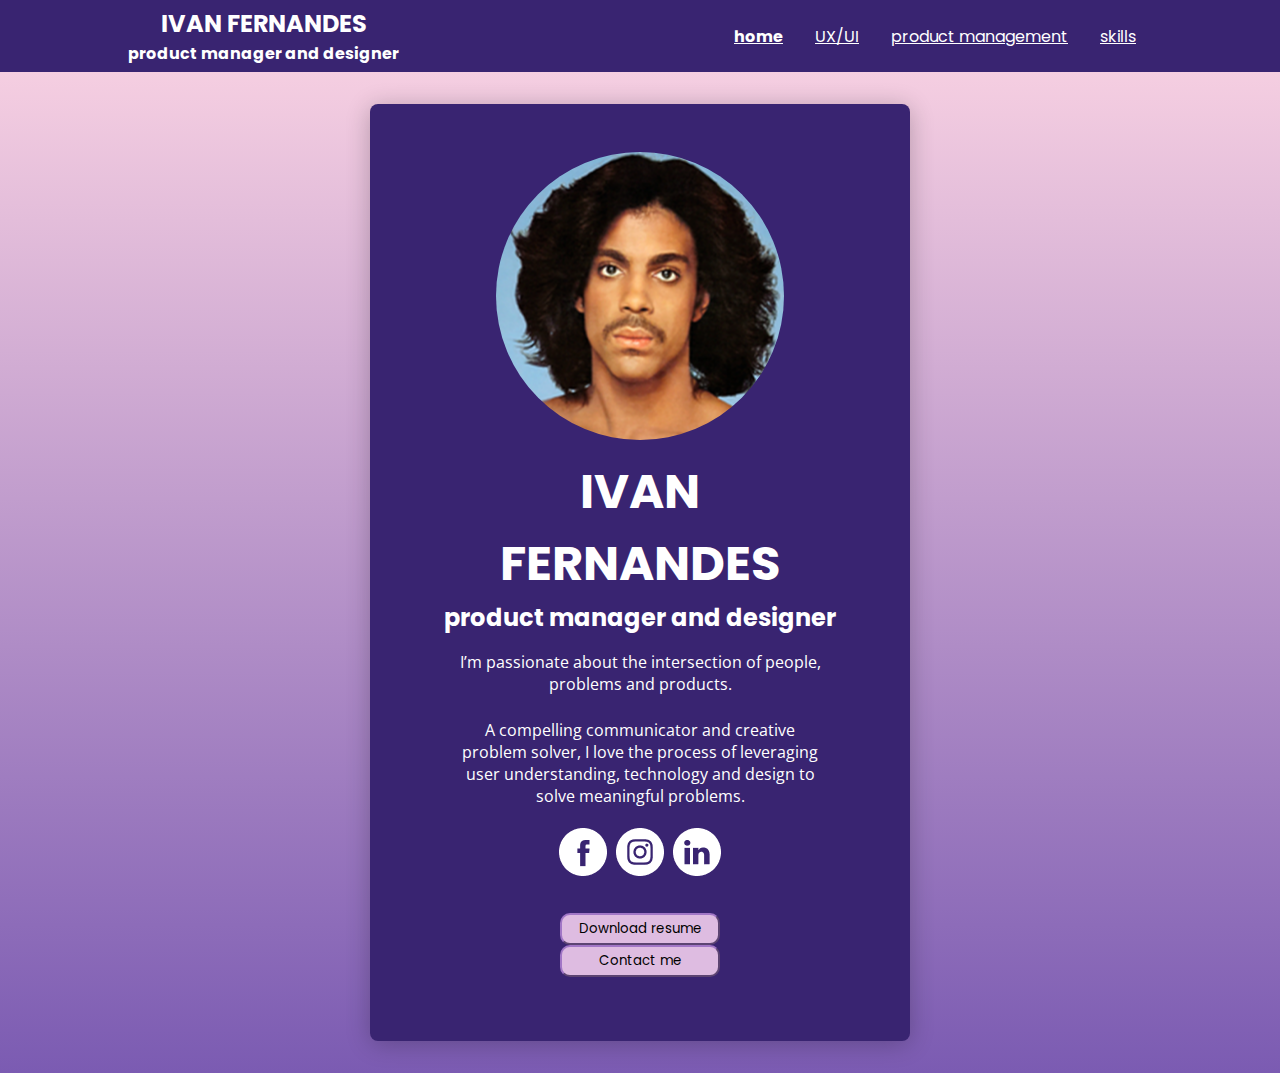
<file: index.html>
<!DOCTYPE html>
<html>
<head>
    <title>my portfolio</title>
    <link rel="stylesheet" type="text/CSS" href="CSS/style.css">
    <link href="https://fonts.googleapis.com/css2?family=Poppins&display=swap" rel="stylesheet">
    <link href="https://fonts.googleapis.com/css2?family=Open+Sans&display=swap" rel="stylesheet">
</head>
<body>
<nav>
    <div class="navheadertext">
        <h1>IVAN FERNANDES</h1>
        <h2>product manager and designer</h2>
    </div>
    <div class="navBarRight">
            <a class="menuButton active" href="index.html">home</a>
            <a class="menuButton default" href="UX_UI.html">UX/UI</a>
            <a class="menuButton default" href="#">product management</a>
            <a class="menuButton default" href="skills.html">skills</a>
    </div>
    <div class="burger">
        <pre>|||</pre>
      </div>
</nav>
<section>
<main>
    <div class="pic"></div>
    <div class="headertext">
        <h1>IVAN FERNANDES</h1>
        <h3>product manager and designer</h3>
    </div>
    <div class="blurb">
        <p>I’m passionate about the intersection of people, problems and products. 
        </p>
        <p>A compelling communicator and creative problem solver, I love the process of leveraging user understanding, technology and design to solve meaningful problems.
        </p>
    </div>
    <div class="socialicons">
        <div class="facebook">
            <a href="www.facebook.com"></a>
        </div>
        <div class="instagram">
            <a href="www.instagram.com"></a>
        </div>
        <div class="linkedin">
            <a href="www.linkedin.com"></a>
        </div>
    </div>
    <div class="overviewbuttons">
        <button>Download resume</button>
        <button>Contact me</button>
    </div>
</main>
</section>
  
</body>   
</html>
</file>
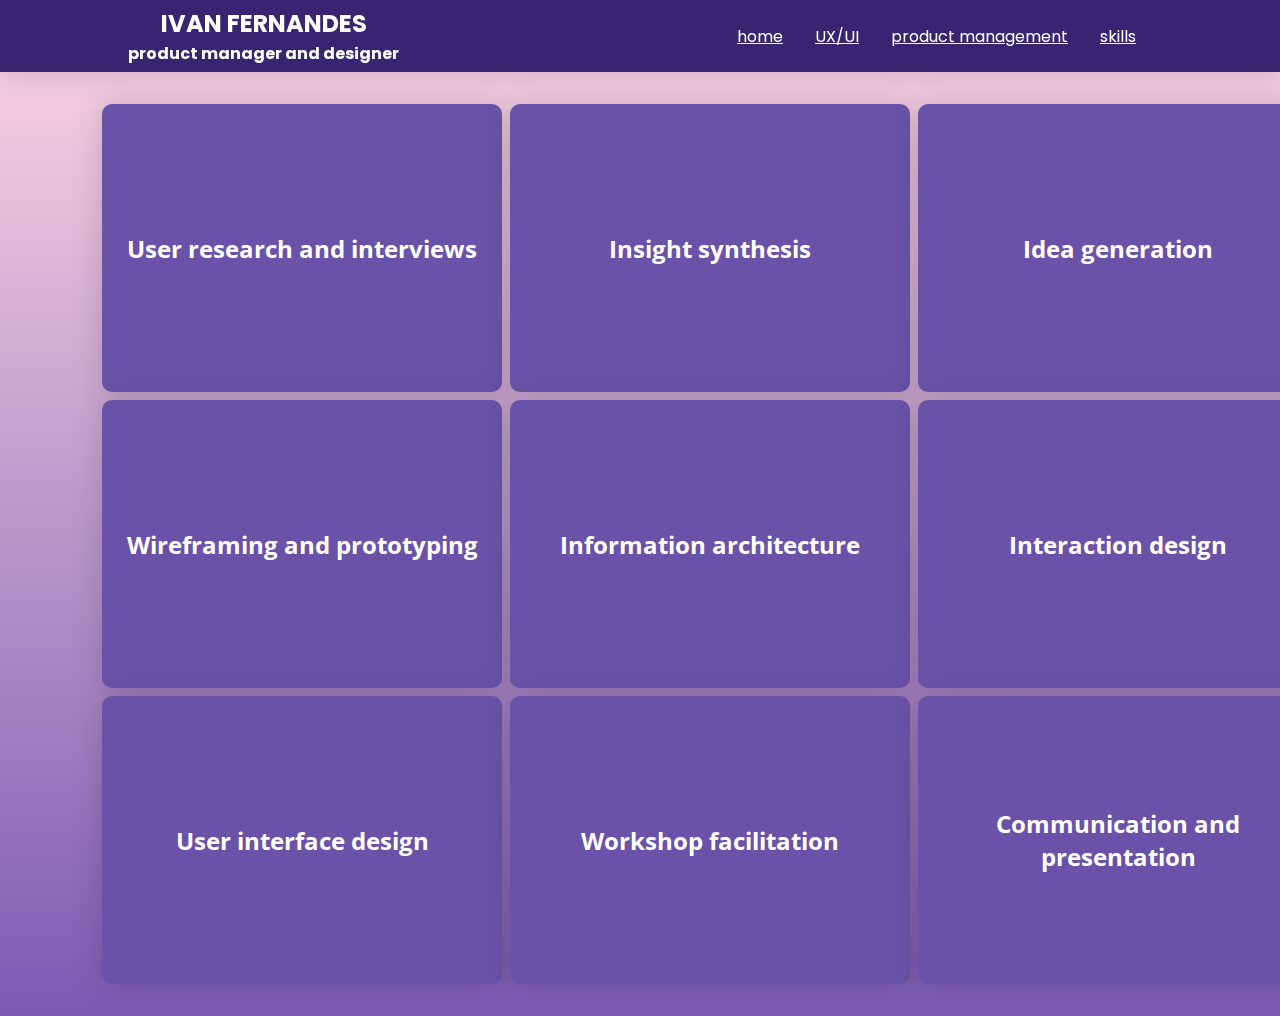
<file: skills.html>
<!DOCTYPE html>
<html>
<head>
    <title>my portfolio</title>
    <link rel="stylesheet" type="text/CSS" href="CSS/skills.css">
    <link href="https://fonts.googleapis.com/css2?family=Poppins&display=swap" rel="stylesheet">
    <link href="https://fonts.googleapis.com/css2?family=Open+Sans&display=swap" rel="stylesheet">
</head>
<body>
<nav>
    <div class="navheadertext">
        <h1>IVAN FERNANDES</h1>
        <h2>product manager and designer</h2>
    </div>
    <div class="navBarRight">
            <a class="active" href="index.html">home</a>
            <a class="default" href="UX_UI.html">UX/UI</a>
            <a class="default" href="#">product management</a>
            <a class="default" href="skills.html">skills</a>
    </div>
    <div class="burger">
        <pre>|||</pre>
      </div>
</nav>
<section>
<main>
    <div class="designworkexamples">
        <div class ="examplecard">
            <h4 class="heading">User research and interviews</h4>
            <p>Paragraph that provides a topline overview of skill, with a coupld of relevant examples. In future, this would be hyperlinked to a more detailed page</p>
        </div>
        <div class ="examplecard">
           <h4 class="heading">Insight synthesis</h4>
           <p>Paragraph that provides a topline overview of skill, with a coupld of relevant examples. In future, this would be hyperlinked to a more detailed page</p>
       </div>
       <div class ="examplecard">
           <h4 class="heading">Idea generation</h4>
           <p>Paragraph that provides a topline overview of skill, with a coupld of relevant examples. In future, this would be hyperlinked to a more detailed page</p>
       </div>
       <div class ="examplecard">
           <h4 class="heading">Wireframing and prototyping</h4>
           <p>Paragraph that provides a topline overview of skill, with a coupld of relevant examples. In future, this would be hyperlinked to a more detailed page</p>
       </div>
       <div class ="examplecard">
           <h4 class="heading">Information architecture</h4>
           <p>Paragraph that provides a topline overview of skill, with a coupld of relevant examples. In future, this would be hyperlinked to a more detailed page</p>
       </div>
       <div class ="examplecard">
           <h4 class="heading">Interaction design</h4>
           <p>Paragraph that provides a topline overview of skill, with a coupld of relevant examples. In future, this would be hyperlinked to a more detailed page</p>
       </div>
       <div class ="examplecard">
           <h4 class="heading">User interface design</h4>
           <p>Paragraph that provides a topline overview of skill, with a coupld of relevant examples. In future, this would be hyperlinked to a more detailed page</p>
       </div>
       <div class ="examplecard">
           <h4 class="heading">Workshop facilitation</h4>
           <p>Paragraph that provides a topline overview of skill, with a coupld of relevant examples. In future, this would be hyperlinked to a more detailed page</p>
       </div>
       <div class ="examplecard">
           <h4 class="heading">Communication and presentation</h4>
           <p>Paragraph that provides a topline overview of skill, with a coupld of relevant examples. In future, this would be hyperlinked to a more detailed page</p>
       </div>
    </div>
</main>
</section>
  
</body>   
</html>
</file>
<file: CSS/style.css>
* {
    box-sizing: border-box;
    margin: 0;
    padding: 0;
    font-family: 'poppins';
    transition: 300ms;
  }
  html, body {
    width: 100%;
    height: 100%;
  }
  nav {
    height: 72px;
    background-color: rgb(57,36,113);
    display: flex;
    justify-content: space-between;
    padding: 0 10vw;
    position: sticky;
    top:0;
  }  
nav > *{
    display: flex;
    justify-content: center;
    align-items: center;
}
  .navheadertext{
    display: flex;
    flex-direction: column;
}
.navheadertext h1{
        font-family:'Poppins', sans-serif;
        color:white;
        font-size: 1.5rem;
        font-weight: bold;
        text-align: center;
    }
.navheadertext h2{
        font-family:'Poppins', sans-serif;
        color:white;
        font-size: 1rem;
        font-weight: bold;
        text-align: center;
    }
.navBarRight a{
        color:white;
        display: flex;
        flex-direction: row;
        padding:1rem;
        font-family: 'Poppins', sans-serif;
    }
a:hover{
        color:black;
        background-color: rgb(222,188,225);
        border-color: rgb(161,118,198);
        padding:0.5rem;
}
.burger {
        aspect-ratio: 1 / 1;
        transform: rotate(90deg);
        display:none;
        font-weight: bolder;
        color: white;
      }
nav .navBarRight .active{
    font-weight: bolder;
    border: rgb(57,36,113);
    border-width: 0.5rem;
}
  section {
    display: flex;
    justify-content: center;
    min-height: 100%;
    width: 100%;
    padding: 2rem 8vw;
    background-image: linear-gradient(rgb(245,206,225),rgb(123,91,178));
  }
  main {
    display:flex;
    flex-direction: column;
    align-items: center;
    justify-content: space-around;
    height: 80%;
    width: 60vh;
    background-color: rgb(57,36,113);
    border-radius: .5rem;
    box-shadow: 0 3px 24px rgba(0,0,0,.24);
    padding:2rem 8vh;
  }
  main .pic{
    aspect-ratio: 1/1;
    border-radius: 50%;
    background: url("../Images/headshot.png");
    background-position: 30% 50%;
    width:18rem;
    height:18rem;
    min-width: 18rem;
    margin:1rem;
}
main .headertext{
    padding:0;
}
main .headertext h1{
    font-family:'Poppins', sans-serif;
    color:white;
    font-size: 3rem;
    font-weight: bold;
    text-align: center;
}
main .headertext h3{
    font-family:'Poppins', sans-serif;
    color:white;
    font-size: 1.5rem;
    font-weight: bold;
    text-align: center;
}
main .blurb p{
    font-size:1rem;
    font-family:'Open Sans', sans-serif;
    font-weight:normal;
    text-align: center;
    color:white;
}
.socialicons{
    display:flex;
    flex-direction: row;
    align-items:center;
    justify-content:space-around;
    padding:5px;
    width: 180px;
}
.facebook{
    background-image: url("../Images/facebooklogo.png");
    height:48px;
    width:48px;
}
.instagram{
    background-image: url("../Images/instagramlogo.png");
    height:48px;
    width:48px;
}
.linkedin{
    background-image: url("../Images/linkedinlogo.png");
    height:48px;
    width:48px;
}
.overviewbuttons{
    display:flex;
    flex-direction: column;
    align-items: center;
    justify-content: space-evenly;
    padding:2rem;
}
.overviewbuttons button{
    width: 10rem;
    height: 2rem;
    background-color: rgb(222,188,225);
    border-color: rgb(161,118,198);
    border-width: 2px;
    border-radius: 10px;
}
.blurb p{
    padding:0.5rem;
    margin:0.5rem;
}
@media only screen and (max-width:1100px){
  
  .navBarRight{
      display: none;
  }
  .burger{
    float:right;
    display:flex;
    align-items: center;
    justify-content: center;  
  }
}
  @media only screen and (max-width:800px){
    .navBarRight{
        display: none;
    }
    .burger{
      float:right;
      display:flex;
      align-items: center;
      justify-content: center;  
    }
  }
</file>
<file: CSS/skills.css>
* {
    box-sizing: border-box;
    margin: 0;
    padding: 0;
    font-family: 'poppins';
    transition: 300ms;
  }
  html, body {
    width: 100%;
    height: 100%;
  }
 
  nav {
    height: 72px;
    width:100%;
    background-color: rgb(57,36,113);
    box-shadow: 0 1px 32px rgba(0,0,0,.16);
    display: flex;
    justify-content: space-between;
    padding: 0 10vw;
    position: sticky;
    top:0;
  }  
nav > *{
    display: flex;
    justify-content: center;
    align-items: center;
}
  .navheadertext{
    display: flex;
    flex-direction: column;
}
.navheadertext h1{
        font-family:'Poppins', sans-serif;
        color:white;
        font-size: 1.5rem;
        font-weight: bold;
        text-align: center;
    }
.navheadertext h2{
        font-family:'Poppins', sans-serif;
        color:white;
        font-size: 1rem;
        font-weight: bold;
        text-align: center;
    }
.navBarRight a{
        color:white;
        display: flex;
        flex-direction: row;
        padding:1rem;
        font-family: 'Poppins', sans-serif;
    }
a:hover{
        color:black;
        background-color: rgb(222,188,225);
        border-color: rgb(161,118,198);
        padding:0.5rem;
}
.burger {
        aspect-ratio: 1 / 1;
        transform: rotate(90deg);
        display:none;
        font-weight: bolder;
        color: white;
      }
    section {
        display: flex;
        justify-content: center;
        min-height: 100%;
        width: 100%;
        padding: 2rem 8vw;
        background-image: linear-gradient(rgb(245,206,225),rgb(123,91,178));
      }
      main {
        min-height: 80%;
        width: 100%;
        border-radius: .5rem;
      }

      .designworkexamples{
        display:grid;
        grid-template-columns: repeat(3, 1fr);
        grid-template-rows: repeat(3, 1fr);
        grid-gap: .5rem;
        justify-content: space-around;
        align-items: space-around;
      }
      .examplecard {
        width:100%;
        height:100%;
        min-width: 25rem;
        min-height:18rem;
        box-shadow: 0 1px 32px rgba(0,0,0,.16);
        display: flex;
        flex-direction: column;
        justify-content: center;
        align-items: center;
        border-radius: 0.5rem;
        background-color: rgb(105,83,168);
        border-radius: 10px 10px;
      }
      .examplecard:hover {
        box-shadow: 0 1px 32px rgba(0,0,0,.16);
        transform: scale(1.1);
        z-index: 12;
        background-color: rgb(222,188,225);
      }
      .examplecard:hover h4{
          display:none;
      }
      .examplecard:hover p{
          display:flex;
          text-align: center;
      }
      .examplecard h4{
        font-size:1.5rem;
        width:100%;
        margin:0 auto;
        background: rgb(105,83,168,0.7);
        text-align: center;
        font-family:'Open Sans', sans-serif;
        font-weight: bold;
        Color:white;
        padding: 0.5rem;
      }
      .examplecard p{
        font-size:18;
        width:100%;
        margin:0 auto;
        display:none;
        background: rgb(222,188,225);
        font-family:'Open Sans', sans-serif;
        font-weight:lighter;
        color:black;
        padding:0.5rem;
        border-radius: 0rem 0rem 0.5rem 0.5rem;
      }
      .zentient{
        background-image: url("../images/zentient.png");
        background-size: cover;
        background-repeat: no-repeat;
        background-position: center;
        border-radius: 0.5rem;
    }
    .AITSIS{
        background-image: url("../images/aitsis.jpg");
        background-size: cover;
        background-repeat: no-repeat;
        background-position: left top;
        border-radius: 0.5rem;
    }
    .lous{
        background-image: url("../images/lous.JPG");
        background-size: cover;
        background-repeat: no-repeat;
        background-position: left top;
        border-radius: 0.5rem;
    }

      @media only screen and (max-width:1100px){
        .designworkexamples{
            display:grid;
            grid-template-columns: repeat(2, 1fr);
            grid-template-rows: repeat(4, 1fr);
            grid-gap: .5rem;
            justify-content: space-around;
            align-items: space-around;
      }
      .navBarRight{
          display: none;
      }
      .burger{
        float:right;
        display:flex;
        align-items: center;
        justify-content: center;  
      }
      .examplecard>*{
        display:flex;
        flex-direction: column;
        justify-content: flex-end;
      }
    }
      @media only screen and (max-width:800px){
        .designworkexamples{
            display:grid;
            grid-template-columns: repeat(1, 1fr);
            grid-template-rows: repeat(9, 1fr);
            grid-gap: .5rem;
            justify-content: space-around;
            align-items: space-around;
        }
        .burger{
            float:right;
            display:flex;
            align-items: center;
            justify-content: center; 
        }
        .examplecard>*{
            display:flex;
            flex-direction: column;
            justify-content: flex-end;
          }
        }
</file>
